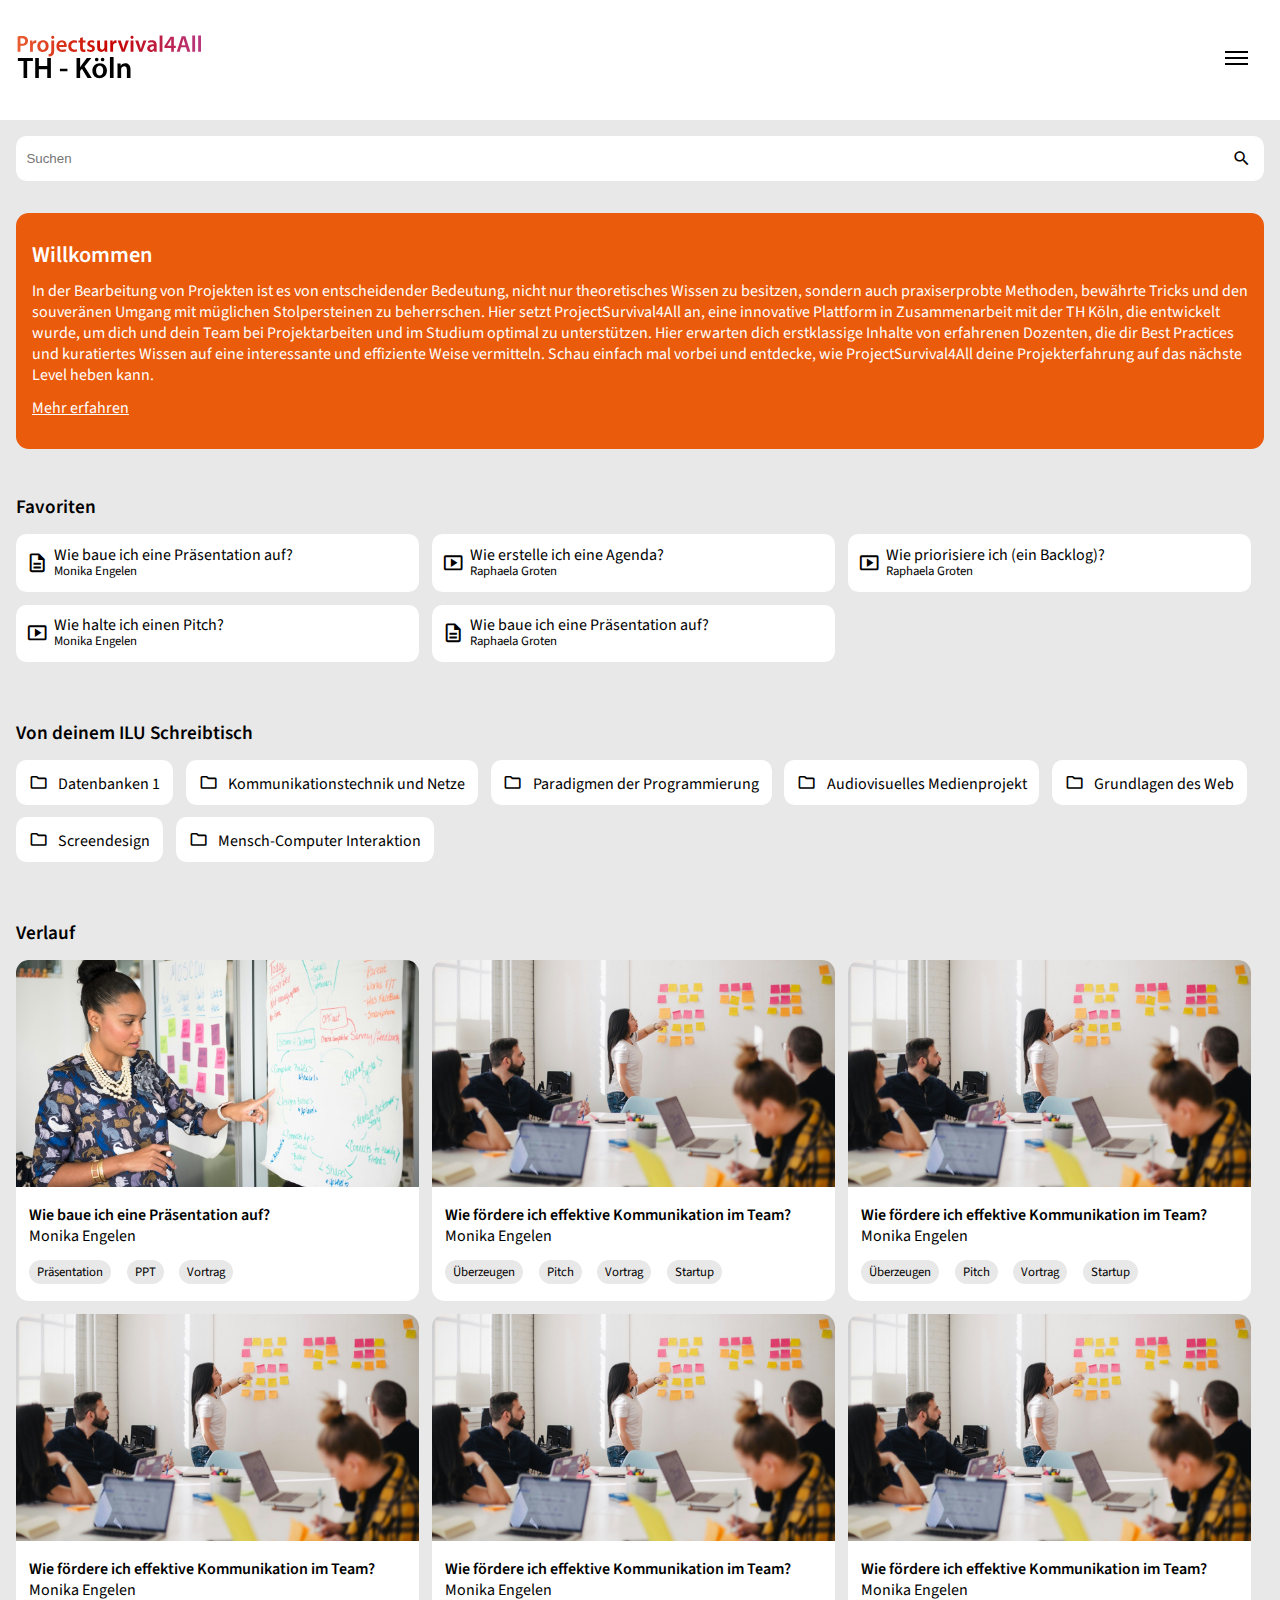
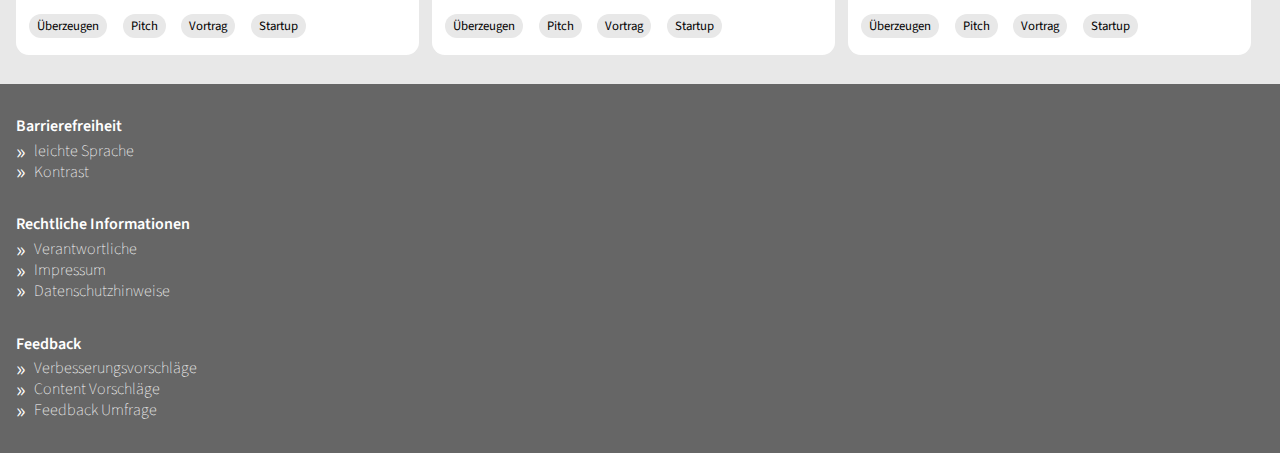
<file: index.html>
<!DOCTYPE html>
<html lang="de">

<head>
  <meta charset="UTF-8">
  <meta name="viewport" content="width=device-width, initial-scale=1.0">
  <title>ProjectSurvival4All – Survival-Tipps für die Projektarbeit</title>

  <link rel="stylesheet" href="./assets/styles/main.css">

</head>

<body>
  <header class="main-header">
    <nav class="main-navigation"> 
      <a href="/" class="logo">
        <h1><img src="./assets/images/projectsurvival-logo.svg" alt="ProjectSurvival4All Logo"></h1>
      </a>

      <!-- Burger -->
      <button class="main-menu-trigger">
        <span></span>
        <span></span>
        <span></span>
      </button>
    </nav>
  </header>

  <main>

    <!-- Searchbar -->
    <div>
      <form class="keyword-search">
        <input type="search" id="search" name="search" placeholder="Suchen">
        <button type="submit"><span class="icon icon-l">search</span></button>
      </form>
    </div>

    <section id="welcome" class="hero" >
      <h2>Willkommen</h2>
      <p>In der Bearbeitung von Projekten ist es von entscheidender Bedeutung, nicht nur theoretisches Wissen zu besitzen, sondern auch praxiserprobte Methoden, bewährte Tricks und den souveränen Umgang mit müglichen Stolpersteinen zu beherrschen. Hier setzt ProjectSurvival4All an, eine innovative Plattform in Zusammenarbeit mit der TH Köln, die entwickelt wurde, um dich und dein Team bei Projektarbeiten und im Studium optimal zu unterstützen. Hier erwarten dich erstklassige Inhalte von erfahrenen Dozenten, die dir Best Practices und kuratiertes Wissen auf eine interessante und effiziente Weise vermitteln. Schau einfach mal vorbei und entdecke, wie ProjectSurvival4All deine Projekterfahrung auf das nächste Level heben kann.</p>

      <a href="./pages/about/about-the-project.html">Mehr erfahren</a>
    </section>

    <section>
      <h2>Favoriten</h2>
      <ul class="item-list is-grid">
        <li class="has-icon icon-document">    
          <p>Wie baue ich eine Präsentation auf?</p>
          <address>Monika Engelen</address>
        </li>
        <li class="has-icon icon-video"> 
          <p>Wie erstelle ich eine Agenda?</p>
          <address>Raphaela Groten</address>
        </li>
        <li class="has-icon icon-video"> 
          <p>Wie priorisiere ich (ein Backlog)?</p>
          <address>Raphaela Groten</address>
        </li>
        <li class="has-icon icon-video"> 
          <p>Wie halte ich einen Pitch?</p>
          <address>Monika Engelen</address>
        </li>
        <li class="has-icon icon-document"> 
          <p>Wie baue ich eine Präsentation auf?</p>
          <address>Raphaela Groten</address>
        </li>
      </ul>
    </section>

    <section>
      <h2>Von deinem ILU Schreibtisch</h2>
      <ul class="item-list is-flex">
        <li><span class="icon icon-l">folder</span>Datenbanken 1</li>
        <li><span class="icon icon-l">folder</span>Kommunikationstechnik und Netze</li>
        <li><span class="icon icon-l">folder</span>Paradigmen der Programmierung</li>
        <li><span class="icon icon-l">folder</span>Audiovisuelles Medienprojekt</li>
        <li><span class="icon icon-l">folder</span>Grundlagen des Web</li>
        <li><span class="icon icon-l">folder</span>Screendesign</li>
        <li><span class="icon icon-l">folder</span>Mensch-Computer Interaktion</li>
      </ul>
    </section>

    <section>
      <h2>Verlauf</h2>
      <ul class="card-grid">
        <li>
            <figure>
              <img src="./images/praesentation-aufbau.jpg" alt="Präsentation Aufbau">
              <figcaption>
                <h3>Wie baue ich eine Präsentation auf?</h3>
                <address>Monika Engelen</address>
                <ul class="tag-list">
                  <li>Präsentation</li>
                  <li>PPT</li>
                  <li>Vortrag</li>
                </ul>
              </figcaption>
            </figure>
        </li>
        <li>
          <figure>
            <img src="./images/team-kommunikation.jpg" alt="Effektive Teamkommunikation">
              <figcaption>
                <h3>Wie fördere ich effektive Kommunikation im Team?</h3>
                <address>Monika Engelen</address>
                <ul class="tag-list">
                  <li>Überzeugen</li>
                  <li>Pitch</li>
                  <li>Vortrag</li>
                  <li>Startup</li>
                </ul>
              </figcaption>
          </figure>
        </li>
        <li>
          <figure>
            <img src="./images/team-kommunikation.jpg" alt="Effektive Teamkommunikation">
              <figcaption>
                <h3>Wie fördere ich effektive Kommunikation im Team?</h3>
                <address>Monika Engelen</address>
                <ul class="tag-list">
                  <li>Überzeugen</li>
                  <li>Pitch</li>
                  <li>Vortrag</li>
                  <li>Startup</li>
                </ul>
              </figcaption>
          </figure>
        </li>
        <li>
          <figure>
            <img src="./images/team-kommunikation.jpg" alt="Effektive Teamkommunikation">
              <figcaption>
                <h3>Wie fördere ich effektive Kommunikation im Team?</h3>
                <address>Monika Engelen</address>
                <ul class="tag-list">
                  <li>Überzeugen</li>
                  <li>Pitch</li>
                  <li>Vortrag</li>
                  <li>Startup</li>
                </ul>
              </figcaption>
          </figure>
        </li>
        <li>
          <figure>
            <img src="./images/team-kommunikation.jpg" alt="Effektive Teamkommunikation">
              <figcaption>
                <h3>Wie fördere ich effektive Kommunikation im Team?</h3>
                <address>Monika Engelen</address>
                <ul class="tag-list">
                  <li>Überzeugen</li>
                  <li>Pitch</li>
                  <li>Vortrag</li>
                  <li>Startup</li>
                </ul>
              </figcaption>
          </figure>
        </li>
        <li>
          <figure>
            <img src="./images/team-kommunikation.jpg" alt="Effektive Teamkommunikation">
              <figcaption>
                <h3>Wie fördere ich effektive Kommunikation im Team?</h3>
                <address>Monika Engelen</address>
                <ul class="tag-list">
                  <li>Überzeugen</li>
                  <li>Pitch</li>
                  <li>Vortrag</li>
                  <li>Startup</li>
                </ul>
              </figcaption>
          </figure>
        </li>
      </ul>

    </section>

  </main>

  <footer class="main-footer">
    <h2>Barrierefreiheit</h2>
    <ul>
      <li>leichte Sprache</li>
      <li>Kontrast</li>
    </ul>
    
    <h2>Rechtliche Informationen</h2>
    <ul>
      <li>Verantwortliche</li>
      <li>Impressum</li>
      <li>Datenschutzhinweise</li>
    </ul>

    <h2>Feedback</h2>
    <ul>
      <li>Verbesserungsvorschläge</li>
      <li>Content Vorschläge</li>
      <li>Feedback Umfrage</li>
    </ul>
  </footer>

</body>

</html>
</file>
<file: assets/styles/main.css>
@import url("meyer-reset.css");
@import url("fonts.css");
@import url("icons.css");
@import url("variables.css");
@import url("base.css");
@import url("components.css");
@import url("search.css");
@import url("utils.css");
</file>
